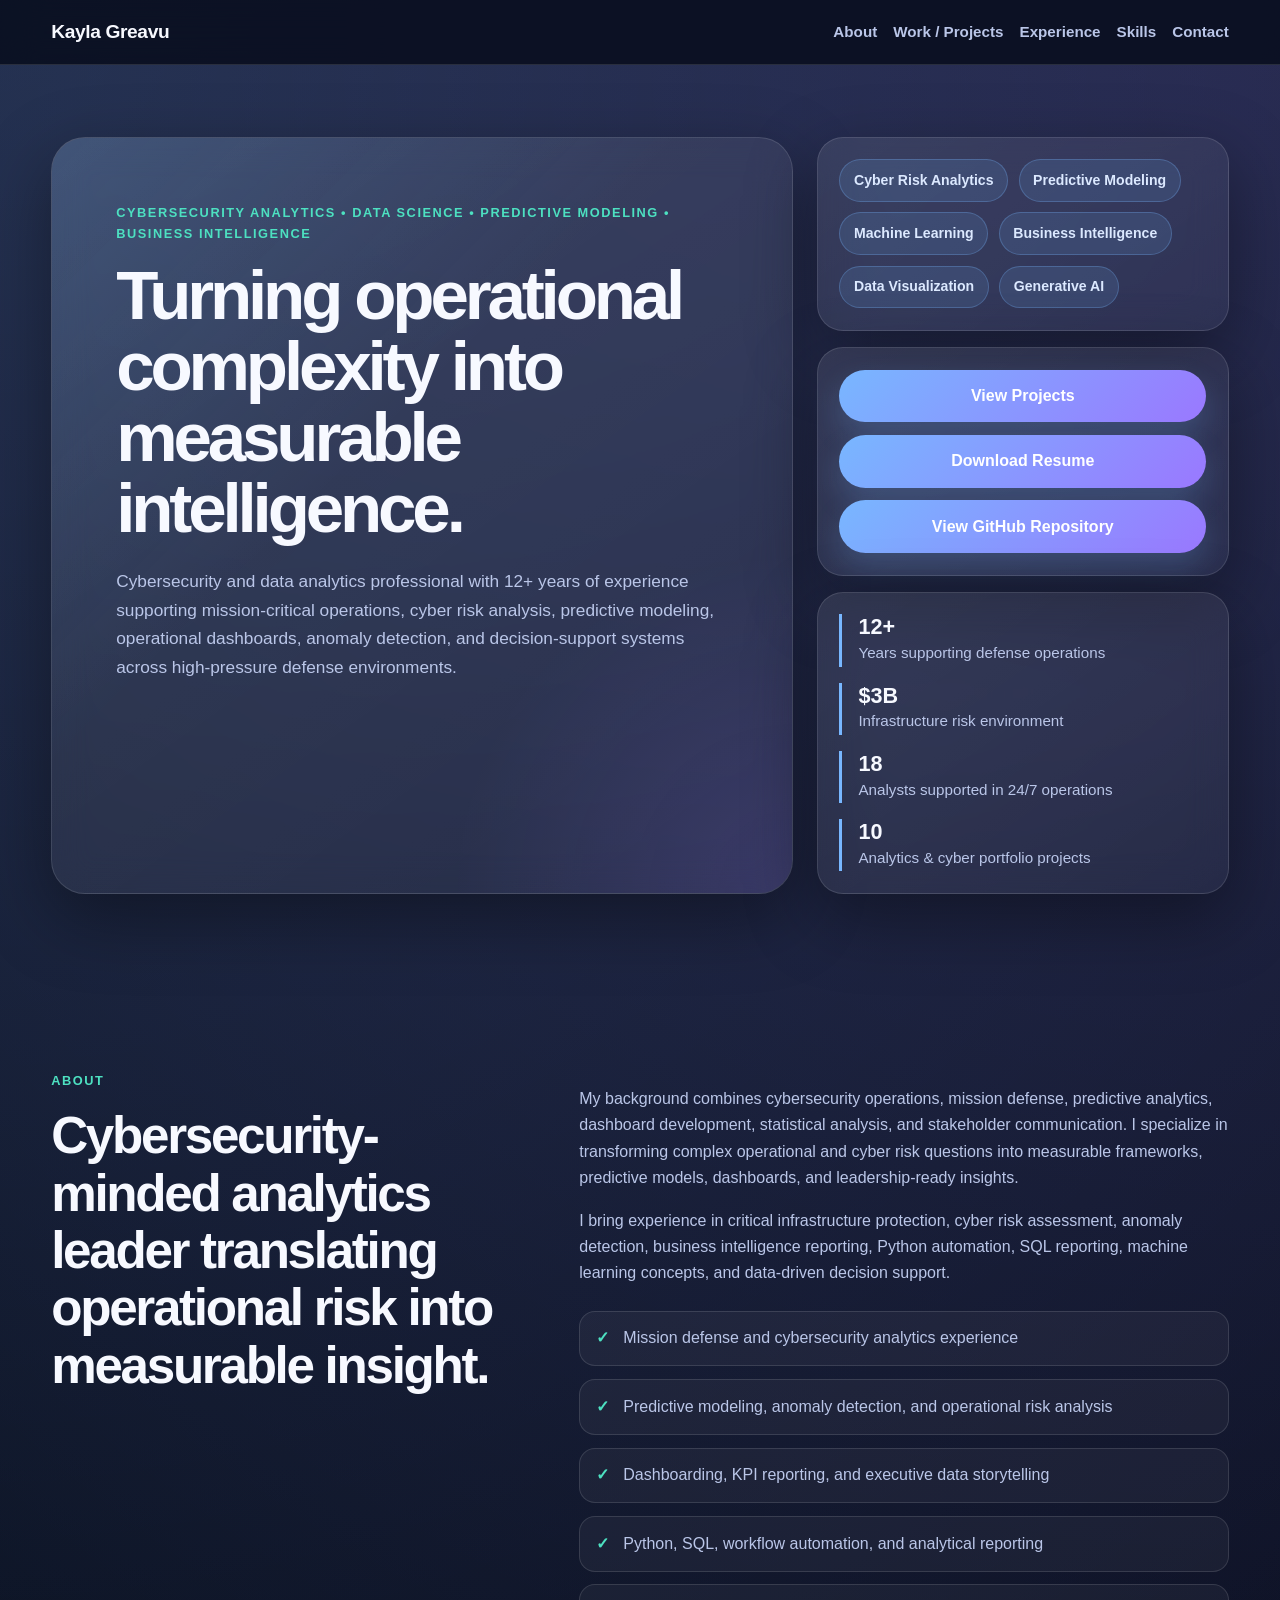
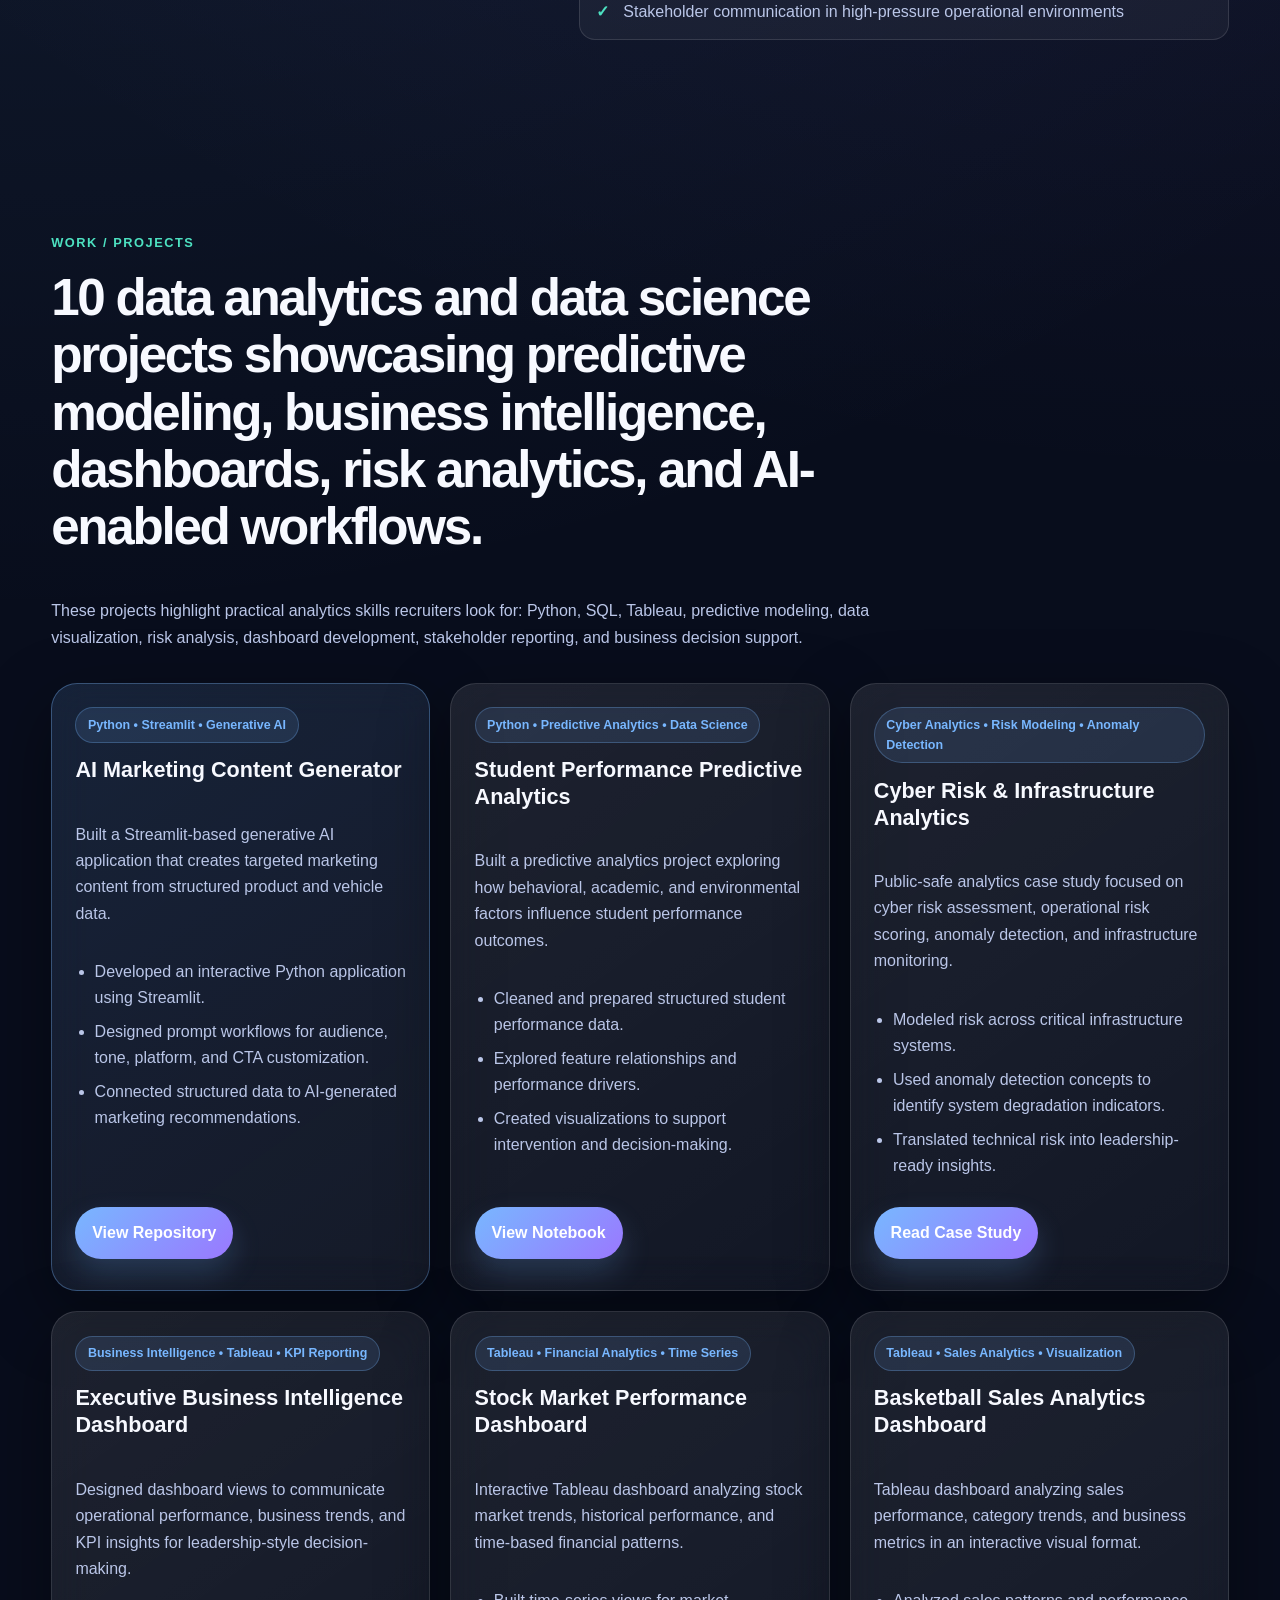
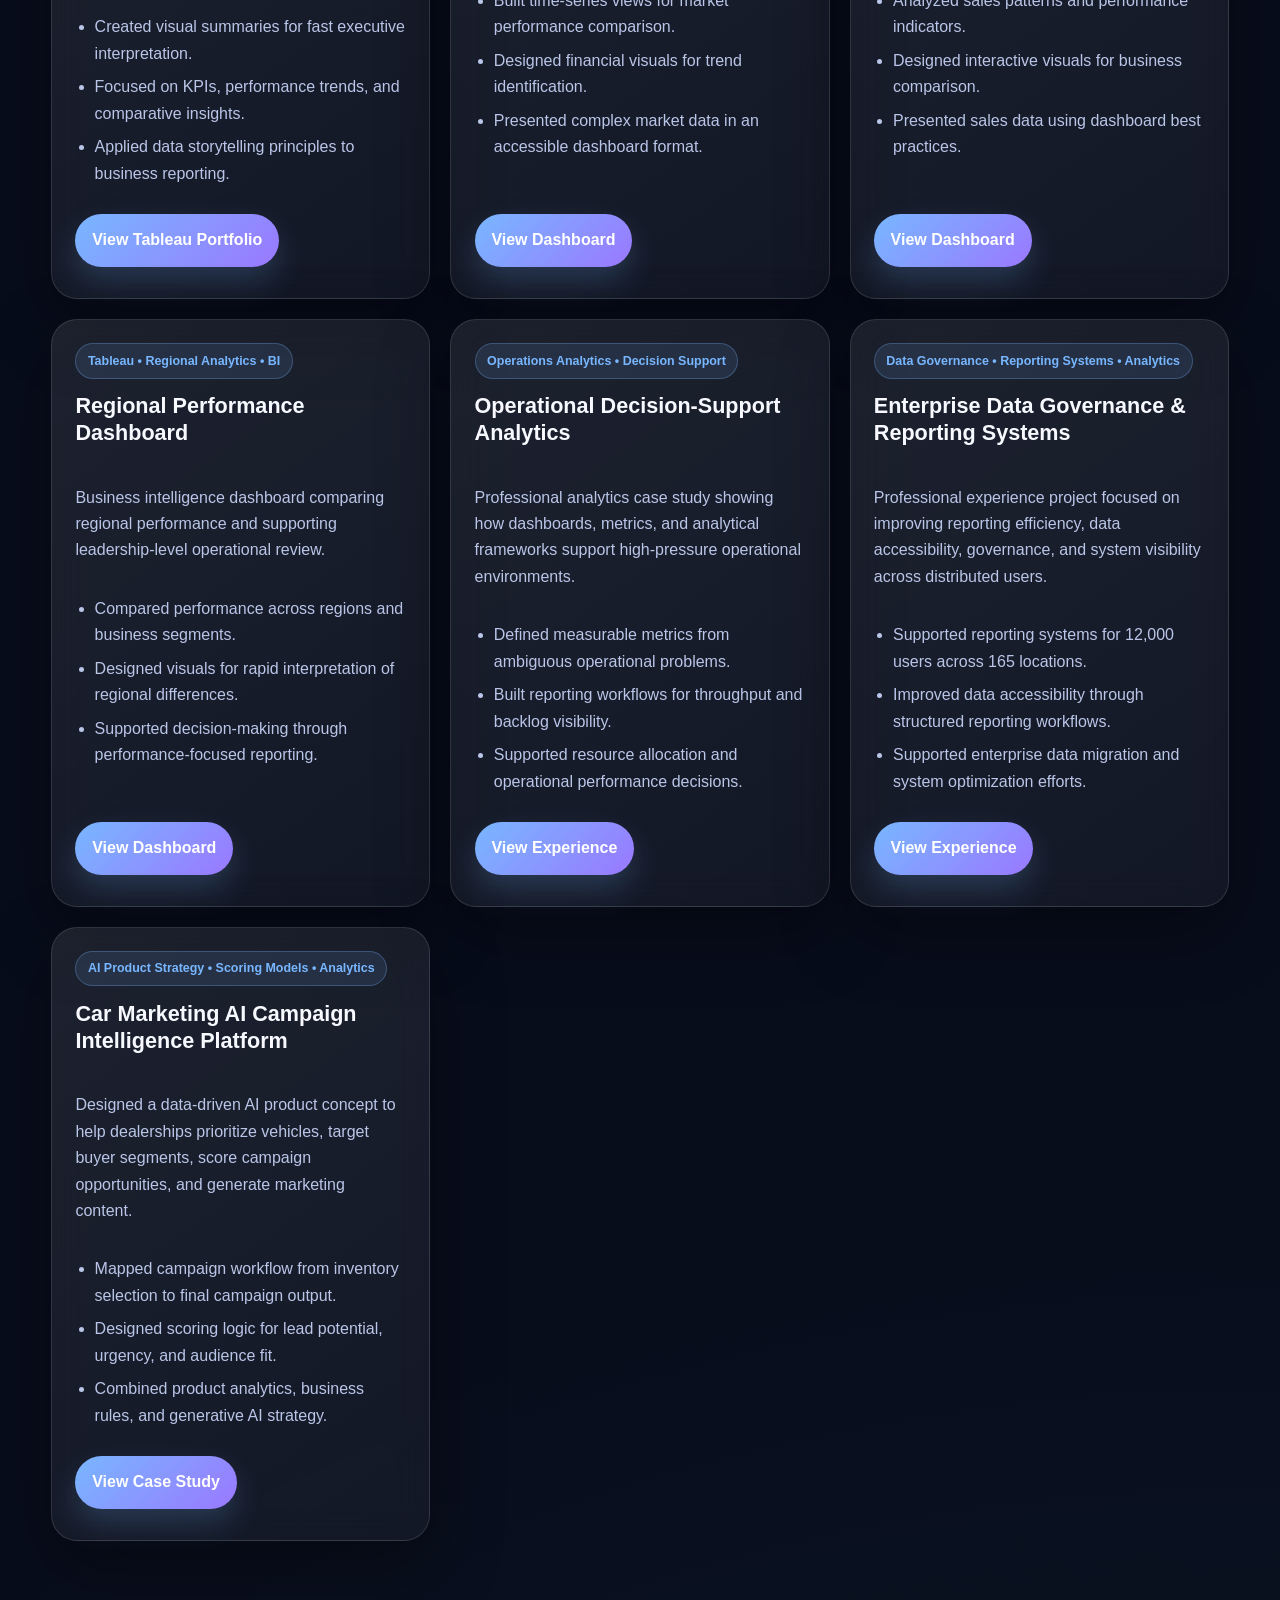
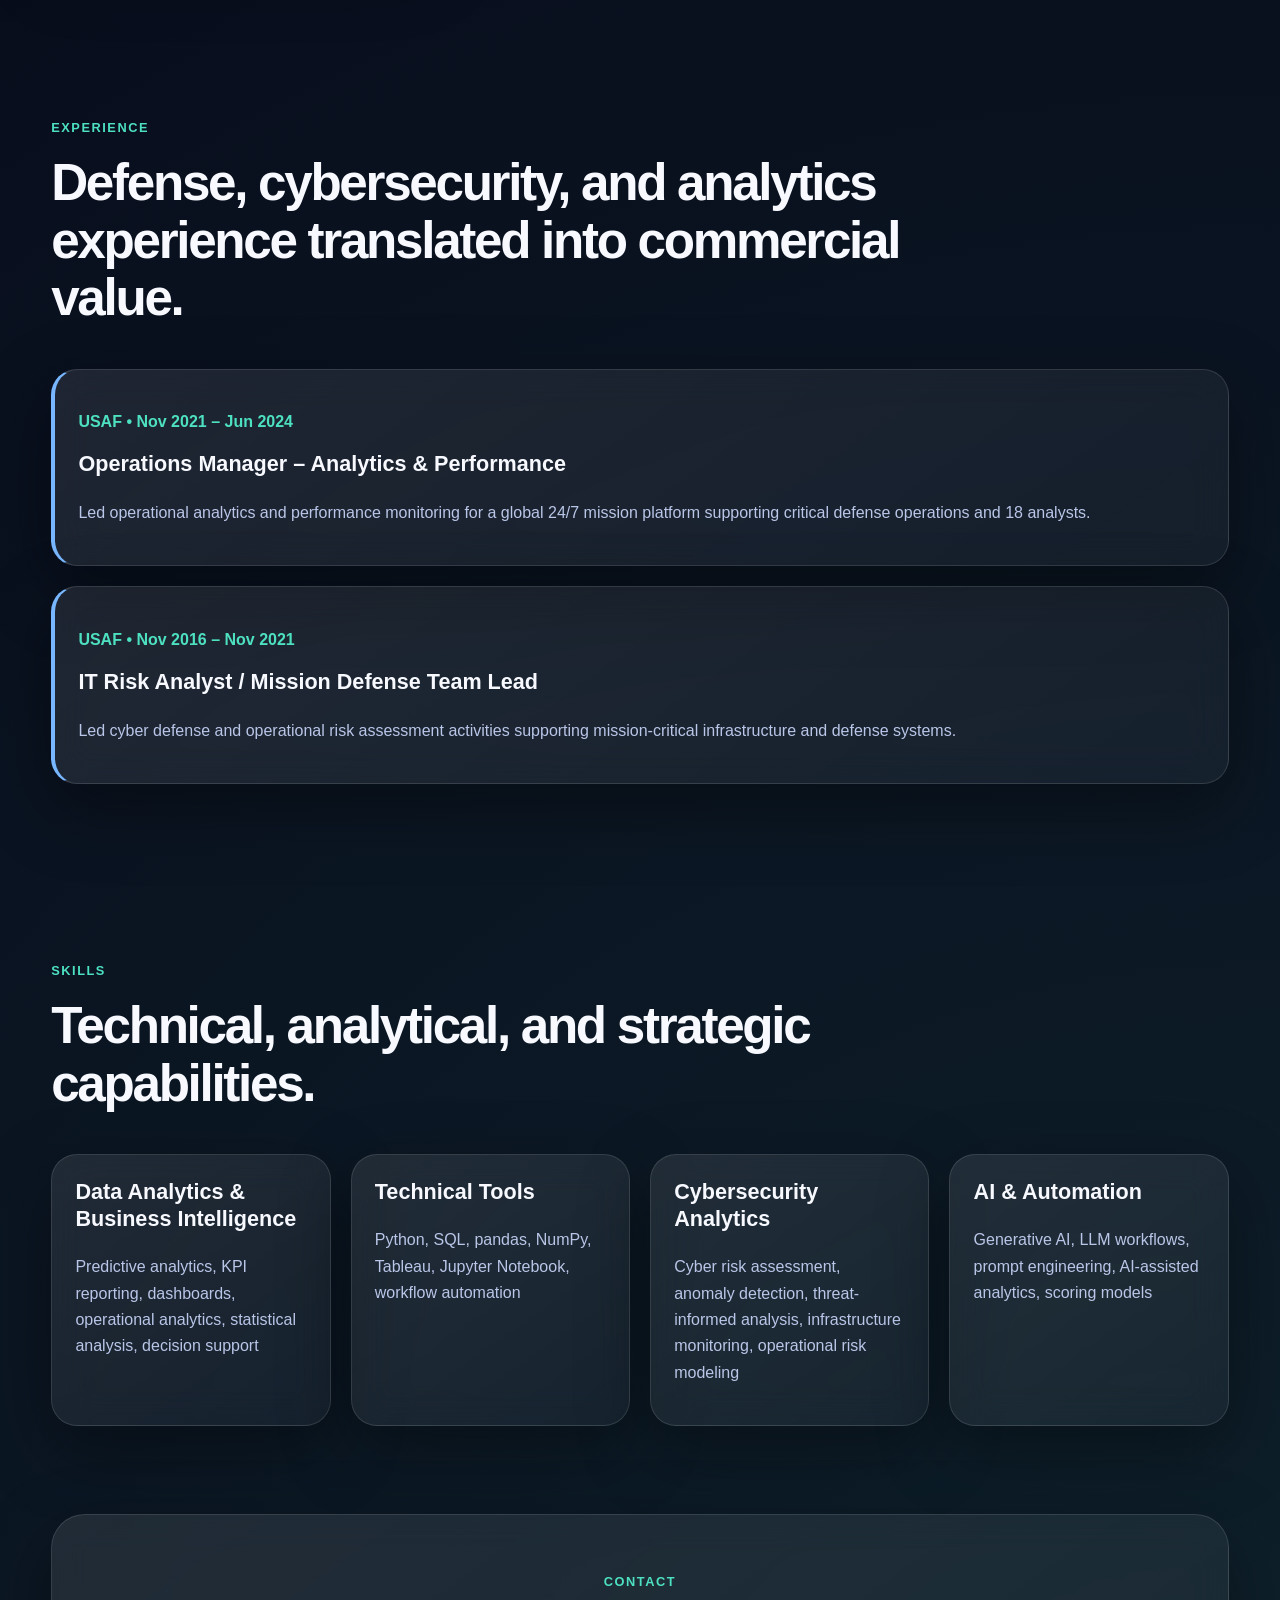
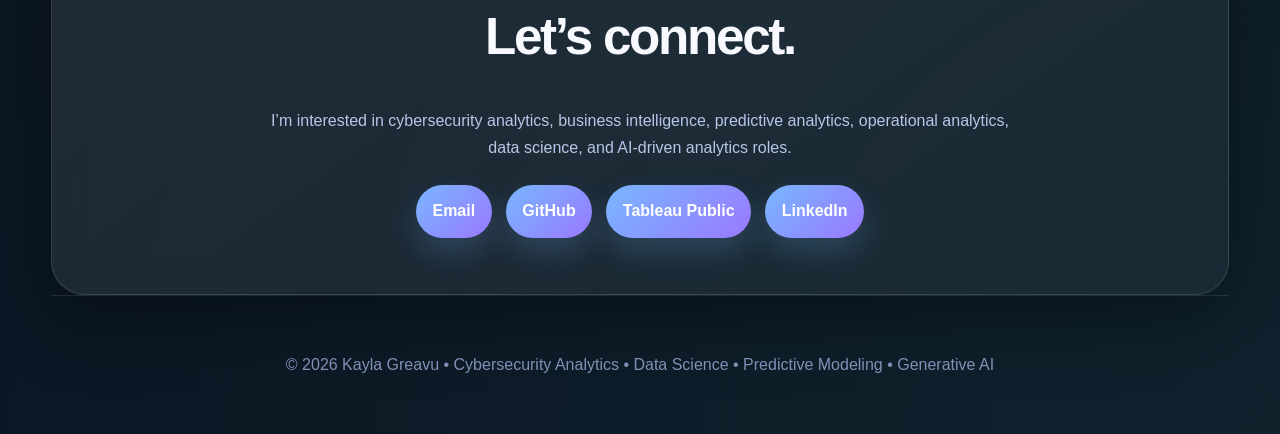
<file: index.html>
<!DOCTYPE html>
<html lang="en">
<head>
  <meta charset="UTF-8" />
  <meta name="viewport" content="width=device-width, initial-scale=1.0" />

  <meta
    name="description"
    content="Kayla Greavu portfolio for cybersecurity analytics, data science, predictive modeling, business intelligence, and generative AI projects."
  />

  <title>
    Kayla Greavu | Cybersecurity Analytics & Data Intelligence Portfolio
  </title>

  <link rel="stylesheet" href="Assets/CSS/style.css"/>
</head>

<body>

  <!-- =========================
       NAVIGATION
  ========================== -->

  <header class="site-header">

    <nav class="navbar" aria-label="Primary navigation">

      <a class="brand" href="#home">
        Kayla Greavu
      </a>

      <div class="nav-links">

        <a href="#about">About</a>

        <a href="#projects">
          Work / Projects
        </a>

        <a href="#experience">
          Experience
        </a>

        <a href="#skills">
          Skills
        </a>

        <a href="#contact">
          Contact
        </a>

      </div>

    </nav>

  </header>

  <main>

    <!-- =========================
         HERO SECTION
    ========================== -->

    <section class="hero section-shell" id="home">

      <div class="hero-grid">

        <!-- LEFT CONTENT -->

        <div class="hero-content">

          <p class="section-label">
            Cybersecurity Analytics • Data Science • Predictive Modeling • Business Intelligence
          </p>

          <h1>
           Turning operational complexity into measurable intelligence.
          </h1>

          <p class="hero-copy">
            Cybersecurity and data analytics professional with 12+ years of experience supporting
            mission-critical operations, cyber risk analysis, predictive modeling,
            operational dashboards, anomaly detection, and decision-support systems
            across high-pressure defense environments.
          </p>

        </div>

        <!-- RIGHT SIDEBAR -->

        <aside class="hero-sidebar">

          <div class="hero-tags">

            <span>Cyber Risk Analytics</span>
            <span>Predictive Modeling</span>
            <span>Machine Learning</span>
            <span>Business Intelligence</span>
            <span>Data Visualization</span>
            <span>Generative AI</span>

          </div>

          <div class="hero-actions">

            <a href="#projects">
              View Projects
            </a>

            <a href="resume/Kayla_Greavu_Resume_2026.pdf">
              Download Resume
            </a>

            <a href="https://github.com/PaperCrane-Design/kayla-greavu-portfolio">
              View GitHub Repository
            </a>

          </div>

          <div class="hero-metrics">

            <div class="hero-metric">
              <strong>12+</strong>
              <span>Years supporting defense operations</span>
            </div>

            <div class="hero-metric">
              <strong>$3B</strong>
              <span>Infrastructure risk environment</span>
            </div>

            <div class="hero-metric">
              <strong>18</strong>
              <span>Analysts supported in 24/7 operations</span>
            </div>

            <div class="hero-metric">
              <strong>10</strong>
              <span>Analytics & cyber portfolio projects</span>
            </div>

          </div>

        </aside>

      </div>

    </section>

    <!-- =========================
         ABOUT
    ========================== -->

    <section id="about" class="section-shell two-column">

      <div>

        <p class="section-label">
          About
        </p>

        <h2>
          Cybersecurity-minded analytics leader translating operational risk into measurable insight.
        </h2>

      </div>

      <div>

        <p>
          My background combines cybersecurity operations, mission defense,
          predictive analytics, dashboard development,
          statistical analysis, and stakeholder communication.
          I specialize in transforming complex operational
          and cyber risk questions into measurable frameworks,
          predictive models, dashboards, and leadership-ready insights.
        </p>

        <p>
          I bring experience in critical infrastructure protection,
          cyber risk assessment, anomaly detection,
          business intelligence reporting,
          Python automation, SQL reporting,
          machine learning concepts,
          and data-driven decision support.
        </p>

        <ul class="check-list">

          <li>
            Mission defense and cybersecurity analytics experience
          </li>

          <li>
            Predictive modeling, anomaly detection, and operational risk analysis
          </li>

          <li>
            Dashboarding, KPI reporting, and executive data storytelling
          </li>

          <li>
            Python, SQL, workflow automation, and analytical reporting
          </li>

          <li>
            Stakeholder communication in high-pressure operational environments
          </li>

        </ul>

      </div>

    </section>

    <!-- =========================
         PROJECTS
    ========================== -->

    <section id="projects" class="section-shell">

      <div class="section-heading">

        <p class="section-label">
          Work / Projects
        </p>

        <h2>
          10 data analytics and data science projects showcasing predictive modeling,
          business intelligence, dashboards, risk analytics, and AI-enabled workflows.
        </h2>

        <p>
          These projects highlight practical analytics skills recruiters look for:
          Python, SQL, Tableau, predictive modeling, data visualization,
          risk analysis, dashboard development,
          stakeholder reporting, and business decision support.
        </p>

      </div>

      <div class="project-grid">

        <!-- PROJECT 1 -->

        <article class="project-card featured">

          <span class="tag">
            Python • Streamlit • Generative AI
          </span>

          <h3>
            AI Marketing Content Generator
          </h3>

          <p>
            Built a Streamlit-based generative AI application that creates targeted marketing
            content from structured product and vehicle data.
          </p>

          <ul>

            <li>
              Developed an interactive Python application using Streamlit.
            </li>

            <li>
              Designed prompt workflows for audience, tone, platform,
              and CTA customization.
            </li>

            <li>
              Connected structured data to AI-generated marketing recommendations.
            </li>

          </ul>

         <a href="https://github.com/PaperCrane-Design/kayla-greavu-portfolio/tree/main/projects/AI%20Marketing%20Content%20Generator">
            View Repository
          </a>

        </article>

        <!-- PROJECT 2 -->

        <article class="project-card">

          <span class="tag">
            Python • Predictive Analytics • Data Science
          </span>

          <h3>
            Student Performance Predictive Analytics
          </h3>

          <p>
            Built a predictive analytics project exploring how behavioral,
            academic, and environmental factors influence student performance outcomes.
          </p>

          <ul>

            <li>
              Cleaned and prepared structured student performance data.
            </li>

            <li>
              Explored feature relationships and performance drivers.
            </li>

            <li>
              Created visualizations to support intervention and decision-making.
            </li>

          </ul>

          <a href="https://github.com/PaperCrane-Design/kayla-greavu-portfolio/tree/main/notebooks">
            View Notebook
          </a>

        </article>

        <!-- PROJECT 3 -->

        <article class="project-card">

          <span class="tag">
            Cyber Analytics • Risk Modeling • Anomaly Detection
          </span>

          <h3>
            Cyber Risk & Infrastructure Analytics
          </h3>

          <p>
            Public-safe analytics case study focused on cyber risk assessment,
            operational risk scoring, anomaly detection,
            and infrastructure monitoring.
          </p>

          <ul>

            <li>
              Modeled risk across critical infrastructure systems.
            </li>

            <li>
              Used anomaly detection concepts to identify system degradation indicators.
            </li>

            <li>
              Translated technical risk into leadership-ready insights.
            </li>

          </ul>

         <a href="https://github.com/PaperCrane-Design/kayla-greavu-portfolio/blob/main/data/CYBER_RISK_CASE_STUDY.md">
            Read Case Study
          </a>

        </article>

        <!-- PROJECT 4 -->

        <article class="project-card">

          <span class="tag">
            Business Intelligence • Tableau • KPI Reporting
          </span>

          <h3>
            Executive Business Intelligence Dashboard
          </h3>

          <p>
            Designed dashboard views to communicate operational performance,
            business trends, and KPI insights for leadership-style decision-making.
          </p>

          <ul>

            <li>
              Created visual summaries for fast executive interpretation.
            </li>

            <li>
              Focused on KPIs, performance trends, and comparative insights.
            </li>

            <li>
              Applied data storytelling principles to business reporting.
            </li>

          </ul>

          <a href="https://public.tableau.com/app/profile/kayla.greavu/vizzes">
            View Tableau Portfolio
          </a>

        </article>

        <!-- PROJECT 5 -->

        <article class="project-card">

          <span class="tag">
            Tableau • Financial Analytics • Time Series
          </span>

          <h3>
            Stock Market Performance Dashboard
          </h3>

          <p>
            Interactive Tableau dashboard analyzing stock market trends,
            historical performance, and time-based financial patterns.
          </p>

          <ul>

            <li>
              Built time-series views for market performance comparison.
            </li>

            <li>
              Designed financial visuals for trend identification.
            </li>

            <li>
              Presented complex market data in an accessible dashboard format.
            </li>

          </ul>

          <a href="https://public.tableau.com/app/profile/kayla.greavu/viz/Project3AdvancedVisualizationswithStockMarketData_17083080179260/StockHistoryDashboard">
            View Dashboard
          </a>

        </article>

        <!-- PROJECT 6 -->

        <article class="project-card">

          <span class="tag">
            Tableau • Sales Analytics • Visualization
          </span>

          <h3>
            Basketball Sales Analytics Dashboard
          </h3>

          <p>
            Tableau dashboard analyzing sales performance,
            category trends, and business metrics
            in an interactive visual format.
          </p>

          <ul>

            <li>
              Analyzed sales patterns and performance indicators.
            </li>

            <li>
              Designed interactive visuals for business comparison.
            </li>

            <li>
              Presented sales data using dashboard best practices.
            </li>

          </ul>

          <a href="https://public.tableau.com/app/profile/kayla.greavu/viz/BasketballSalesExercise/Dashboard1">
            View Dashboard
          </a>

        </article>

        <!-- PROJECT 7 -->

        <article class="project-card">

          <span class="tag">
            Tableau • Regional Analytics • BI
          </span>

          <h3>
            Regional Performance Dashboard
          </h3>

          <p>
            Business intelligence dashboard comparing regional performance
            and supporting leadership-level operational review.
          </p>

          <ul>

            <li>
              Compared performance across regions and business segments.
            </li>

            <li>
              Designed visuals for rapid interpretation of regional differences.
            </li>

            <li>
              Supported decision-making through performance-focused reporting.
            </li>

          </ul>

          <a href="https://public.tableau.com/app/profile/kayla.greavu/viz/Greavu-Dashboard/RegionalPerformance">
            View Dashboard
          </a>

        </article>

        <!-- PROJECT 8 -->

        <article class="project-card">

          <span class="tag">
            Operations Analytics • Decision Support
          </span>

          <h3>
            Operational Decision-Support Analytics
          </h3>

          <p>
            Professional analytics case study showing how dashboards,
            metrics, and analytical frameworks support
            high-pressure operational environments.
          </p>

          <ul>

            <li>
              Defined measurable metrics from ambiguous operational problems.
            </li>

            <li>
              Built reporting workflows for throughput and backlog visibility.
            </li>

            <li>
              Supported resource allocation and operational performance decisions.
            </li>

          </ul>

          <a href="#experience">
            View Experience
          </a>

        </article>

        <!-- PROJECT 9 -->

        <article class="project-card">

          <span class="tag">
            Data Governance • Reporting Systems • Analytics
          </span>

          <h3>
            Enterprise Data Governance & Reporting Systems
          </h3>

          <p>
            Professional experience project focused on improving reporting efficiency,
            data accessibility, governance,
            and system visibility across distributed users.
          </p>

          <ul>

            <li>
              Supported reporting systems for 12,000 users across 165 locations.
            </li>

            <li>
              Improved data accessibility through structured reporting workflows.
            </li>

            <li>
              Supported enterprise data migration and system optimization efforts.
            </li>

          </ul>

          <a href="#experience">
            View Experience
          </a>

        </article>

        <!-- PROJECT 10 -->

        <article class="project-card">

          <span class="tag">
            AI Product Strategy • Scoring Models • Analytics
          </span>

          <h3>
            Car Marketing AI Campaign Intelligence Platform
          </h3>

          <p>
            Designed a data-driven AI product concept to help dealerships prioritize vehicles,
            target buyer segments, score campaign opportunities,
            and generate marketing content.
          </p>

          <ul>

            <li>
              Mapped campaign workflow from inventory selection to final campaign output.
            </li>

            <li>
              Designed scoring logic for lead potential, urgency, and audience fit.
            </li>

            <li>
              Combined product analytics, business rules,
              and generative AI strategy.
            </li>

          </ul>

          <a href="projects/car-marketing-ai-case-study/">
            View Case Study
          </a>

        </article>

      </div>

    </section>

    <!-- =========================
         EXPERIENCE
    ========================== -->

    <section id="experience" class="section-shell">

      <div class="section-heading">

        <p class="section-label">
          Experience
        </p>

        <h2>
          Defense, cybersecurity, and analytics experience translated into commercial value.
        </h2>

      </div>

      <div class="timeline">

        <article>

          <p class="date">
            USAF • Nov 2021 – Jun 2024
          </p>

          <h3>
            Operations Manager – Analytics & Performance
          </h3>

          <p>
            Led operational analytics and performance monitoring for a global 24/7 mission platform
            supporting critical defense operations and 18 analysts.
          </p>

        </article>

        <article>

          <p class="date">
            USAF • Nov 2016 – Nov 2021
          </p>

          <h3>
            IT Risk Analyst / Mission Defense Team Lead
          </h3>

          <p>
            Led cyber defense and operational risk assessment activities supporting mission-critical
            infrastructure and defense systems.
          </p>

        </article>

      </div>

    </section>

    <!-- =========================
         SKILLS
    ========================== -->

    <section id="skills" class="section-shell">

      <div class="section-heading">

        <p class="section-label">
          Skills
        </p>

        <h2>
          Technical, analytical, and strategic capabilities.
        </h2>

      </div>

      <div class="skills-grid">

        <article>

          <h3>
            Data Analytics & Business Intelligence
          </h3>

          <p>
            Predictive analytics, KPI reporting,
            dashboards, operational analytics,
            statistical analysis, decision support
          </p>

        </article>

        <article>

          <h3>
            Technical Tools
          </h3>

          <p>
            Python, SQL, pandas, NumPy,
            Tableau, Jupyter Notebook,
            workflow automation
          </p>

        </article>

        <article>

          <h3>
            Cybersecurity Analytics
          </h3>

          <p>
            Cyber risk assessment, anomaly detection,
            threat-informed analysis,
            infrastructure monitoring,
            operational risk modeling
          </p>

        </article>

        <article>

          <h3>
            AI & Automation
          </h3>

          <p>
            Generative AI, LLM workflows,
            prompt engineering,
            AI-assisted analytics,
            scoring models
          </p>

        </article>

      </div>

    </section>

    <!-- =========================
         CONTACT
    ========================== -->

    <section id="contact" class="section-shell contact-section">

      <p class="section-label">
        Contact
      </p>

      <h2>
        Let’s connect.
      </h2>

      <p>
        I’m interested in cybersecurity analytics,
        business intelligence, predictive analytics,
        operational analytics,
        data science, and AI-driven analytics roles.
      </p>

      <div class="contact-links">

        <a href="mailto:greavukayla@gmail.com">
          Email
        </a>

        <a href="https://github.com/PaperCrane-Design">
          GitHub
        </a>

        <a href="https://public.tableau.com/app/profile/kayla.greavu/vizzes">
          Tableau Public
        </a>

        <a href="https://www.linkedin.com/in/kayla-greavu-84339b219/">
          LinkedIn
        </a>

      </div>

    </section>

  </main>

  <!-- =========================
       FOOTER
  ========================== -->

  <footer>

    <p>
      © 2026 Kayla Greavu • Cybersecurity Analytics • Data Science • Predictive Modeling • Generative AI
    </p>

  </footer>

</body>
</html>
</file>
<file: Assets/CSS/style.css>
:root {
  --bg: #080d1c;
  --bg-soft: #0f172f;
  --bg-card: rgba(255, 255, 255, 0.065);
  --bg-card-strong: rgba(255, 255, 255, 0.095);
  --text: #f7f9ff;
  --muted: #bac6e8;
  --muted-2: #8794bd;
  --accent: #78b7ff;
  --accent-2: #9a78ff;
  --accent-3: #4de1c1;
  --border: rgba(255, 255, 255, 0.12);
  --border-strong: rgba(120, 183, 255, 0.35);
  --shadow: 0 24px 70px rgba(0, 0, 0, 0.38);
  --radius: 26px;
}

* {
  box-sizing: border-box;
}

html {
  scroll-behavior: smooth;
}

body {
  margin: 0;
  font-family: Inter, Arial, Helvetica, sans-serif;
  background:
    radial-gradient(circle at top left, rgba(120, 183, 255, 0.18), transparent 32%),
    radial-gradient(circle at top right, rgba(154, 120, 255, 0.18), transparent 30%),
    radial-gradient(circle at bottom right, rgba(77, 225, 193, 0.10), transparent 35%),
    var(--bg);
  color: var(--text);
  line-height: 1.65;
}

a {
  color: var(--accent);
}

p {
  color: var(--muted);
}

.site-header {
  position: sticky;
  top: 0;
  z-index: 100;
  background: rgba(8, 13, 28, 0.84);
  backdrop-filter: blur(18px);
  border-bottom: 1px solid var(--border);
}

.navbar {
  width: min(1180px, 92%);
  margin: 0 auto;
  padding: 1rem 0;
  display: flex;
  justify-content: space-between;
  gap: 1.25rem;
  align-items: center;
}

.brand {
  color: var(--text);
  font-size: 1.2rem;
  font-weight: 900;
  text-decoration: none;
  letter-spacing: -0.02em;
}

.nav-links {
  display: flex;
  flex-wrap: wrap;
  gap: 1rem;
}

.nav-links a {
  color: var(--muted);
  text-decoration: none;
  font-weight: 700;
  font-size: 0.95rem;
}

.nav-links a:hover {
  color: var(--accent);
}

.section-shell {
  width: min(1180px, 92%);
  margin: 0 auto;
  padding: 5.5rem 0;
}

.hero {
  padding-top: 4.5rem;
}

.hero-grid {
  display: grid;
  grid-template-columns: minmax(0, 1.35fr) minmax(290px, 0.75fr);
  gap: 1.5rem;
  align-items: stretch;
}

.hero-content,
.hero-tags,
.hero-actions,
.hero-metrics,
.project-card,
.skills-grid article,
.method-grid article,
.timeline article,
.accent-section,
.contact-section {
  background: linear-gradient(145deg, rgba(255, 255, 255, 0.09), rgba(255, 255, 255, 0.045));
  border: 1px solid var(--border);
  box-shadow: var(--shadow);
  backdrop-filter: blur(18px);
}

.hero-content {
  border-radius: 34px;
  padding: clamp(2rem, 5vw, 4rem);
  position: relative;
  overflow: hidden;
}

.hero-content::before {
  content: "";
  position: absolute;
  inset: 0;
  background:
    linear-gradient(135deg, rgba(120, 183, 255, 0.16), transparent 42%),
    radial-gradient(circle at bottom right, rgba(154, 120, 255, 0.16), transparent 32%);
  pointer-events: none;
}

.hero-content > * {
  position: relative;
  z-index: 1;
}

.section-label,
.eyebrow {
  color: var(--accent-3);
  text-transform: uppercase;
  letter-spacing: 0.12em;
  font-size: 0.8rem;
  font-weight: 900;
  margin: 0 0 1rem;
}

h1,
h2,
h3 {
  color: var(--text);
  margin-top: 0;
}

h1 {
  font-size: clamp(2.55rem, 5.4vw, 5.1rem);
  line-height: 1.03;
  letter-spacing: -0.06em;
  max-width: 900px;
  margin-bottom: 1.4rem;
}

h2 {
  font-size: clamp(2rem, 4vw, 3.3rem);
  line-height: 1.12;
  letter-spacing: -0.045em;
}

h3 {
  font-size: 1.35rem;
  line-height: 1.25;
}

.hero-copy {
  max-width: 760px;
  font-size: 1.08rem;
  margin-bottom: 0;
}

.hero-sidebar {
  display: grid;
  gap: 1rem;
}

.hero-tags,
.hero-actions,
.hero-metrics {
  border-radius: 26px;
  padding: 1.35rem;
}

.hero-tags {
  display: flex;
  flex-wrap: wrap;
  gap: 0.65rem;
  align-content: flex-start;
}

.hero-tags span,
.tag,
.timeline span {
  display: inline-block;
  border-radius: 999px;
  font-weight: 800;
}

.hero-tags span {
  color: #dce9ff;
  border: 1px solid rgba(120, 183, 255, 0.28);
  background: rgba(120, 183, 255, 0.13);
  padding: 0.55rem 0.85rem;
  font-size: 0.88rem;
}

.hero-actions {
  display: grid;
  gap: 0.8rem;
}

.hero-actions a,
.project-card a,
.contact-links a {
  display: inline-flex;
  justify-content: center;
  align-items: center;
  text-decoration: none;
  border-radius: 999px;
  padding: 0.82rem 1.05rem;
  font-weight: 900;
  color: #ffffff;
  background: linear-gradient(135deg, var(--accent), var(--accent-2));
  box-shadow: 0 14px 30px rgba(120, 183, 255, 0.20);
  transition: transform 0.2s ease, filter 0.2s ease;
}

.hero-actions a:hover,
.project-card a:hover,
.contact-links a:hover {
  transform: translateY(-2px);
  filter: brightness(1.08);
}

.hero-metrics {
  display: grid;
  gap: 1rem;
}

.hero-metric {
  padding-left: 1rem;
  border-left: 3px solid var(--accent);
}

.hero-metric strong {
  display: block;
  color: var(--text);
  font-size: 1.35rem;
  line-height: 1.2;
}

.hero-metric span {
  color: var(--muted);
  font-size: 0.95rem;
}

.two-column {
  display: grid;
  grid-template-columns: 0.85fr 1.15fr;
  gap: 3rem;
  align-items: start;
}

.check-list {
  padding-left: 0;
  list-style: none;
  display: grid;
  gap: 0.8rem;
  margin-top: 1.5rem;
}

.check-list li {
  color: var(--muted);
  background: rgba(255, 255, 255, 0.045);
  border: 1px solid var(--border);
  border-radius: 16px;
  padding: 0.85rem 1rem;
}

.check-list li::before {
  content: "✓";
  color: var(--accent-3);
  font-weight: 900;
  margin-right: 0.6rem;
}

.section-heading {
  max-width: 900px;
  margin-bottom: 2rem;
}

.project-grid,
.skills-grid,
.method-grid {
  display: grid;
  gap: 1.25rem;
}

.project-grid {
  grid-template-columns: repeat(auto-fit, minmax(285px, 1fr));
}

.project-card,
.skills-grid article,
.method-grid article,
.timeline article {
  border-radius: var(--radius);
  padding: 1.45rem;
}

.project-card {
  display: flex;
  flex-direction: column;
}

.project-card.featured {
  border-color: var(--border-strong);
  background:
    linear-gradient(145deg, rgba(120, 183, 255, 0.13), rgba(255, 255, 255, 0.055));
}

.project-card p,
.skills-grid p,
.method-grid p,
.timeline p {
  margin-bottom: 1rem;
}

.project-card ul {
  padding-left: 1.2rem;
  color: var(--muted);
  margin-bottom: 1.25rem;
}

.project-card li {
  margin-bottom: 0.45rem;
}

.project-card a {
  width: fit-content;
  margin-top: auto;
  margin-right: 0.5rem;
  margin-bottom: 0.5rem;
}

.tag {
  width: fit-content;
  color: var(--accent);
  border: 1px solid rgba(120, 183, 255, 0.28);
  background: rgba(120, 183, 255, 0.12);
  padding: 0.4rem 0.72rem;
  font-size: 0.78rem;
  margin-bottom: 0.9rem;
}

.accent-section {
  border-radius: 34px;
  padding: clamp(2rem, 5vw, 3.5rem);
  border-color: rgba(77, 225, 193, 0.24);
}

.method-grid {
  grid-template-columns: repeat(auto-fit, minmax(220px, 1fr));
  margin-top: 2rem;
}

.timeline {
  display: grid;
  gap: 1.25rem;
}

.timeline article {
  border-left: 4px solid var(--accent);
}

.date {
  color: var(--accent-3);
  font-weight: 900;
  margin-bottom: 0.5rem;
}

.timeline span {
  color: #dce9ff;
  border: 1px solid rgba(120, 183, 255, 0.25);
  background: rgba(120, 183, 255, 0.10);
  padding: 0.38rem 0.7rem;
  font-size: 0.78rem;
  margin-right: 0.4rem;
  margin-bottom: 0.4rem;
}

.skills-grid {
  grid-template-columns: repeat(auto-fit, minmax(250px, 1fr));
}

.contact-section {
  border-radius: 34px;
  padding: clamp(2rem, 5vw, 3.5rem);
  text-align: center;
}

.contact-section p {
  margin-left: auto;
  margin-right: auto;
  max-width: 760px;
}

.contact-links {
  display: flex;
  justify-content: center;
  flex-wrap: wrap;
  gap: 0.85rem;
  margin-top: 1.5rem;
}

footer {
  width: min(1180px, 92%);
  margin: 0 auto;
  padding: 2.5rem 0;
  color: var(--muted-2);
  text-align: center;
  border-top: 1px solid var(--border);
}

footer p {
  color: var(--muted-2);
}

@media (max-width: 960px) {
  .hero-grid,
  .two-column {
    grid-template-columns: 1fr;
  }

  .section-shell {
    padding: 4rem 0;
  }

  .hero {
    padding-top: 3rem;
  }
}

@media (max-width: 720px) {
  .navbar {
    align-items: flex-start;
    flex-direction: column;
  }

  .nav-links {
    gap: 0.75rem;
  }

  h1 {
    font-size: 2.55rem;
  }

  .hero-content,
  .accent-section,
  .contact-section {
    border-radius: 24px;
  }

  .project-grid {
    grid-template-columns: 1fr;
  }
}
</file>
